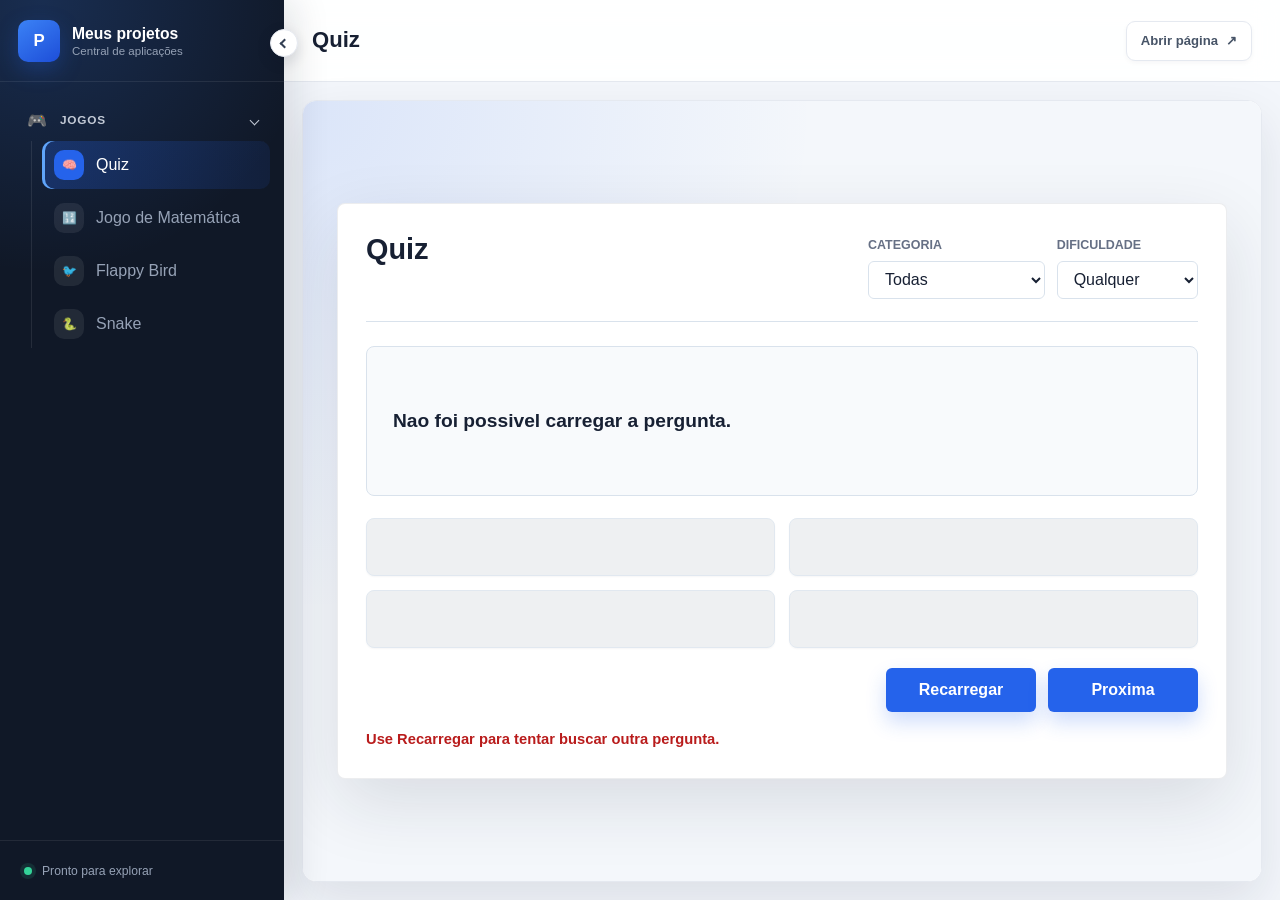
<file: index.html>
<!doctype html>
<html lang="pt-BR">
  <head>
    <meta charset="utf-8">
    <meta name="viewport" content="width=device-width, initial-scale=1">
    <meta name="description" content="Central de acesso aos projetos e experimentos.">
    <title>Meus projetos</title>
    <link rel="stylesheet" href="menu.css">
  </head>
  <body>
    <div class="app" id="app">
      <aside class="sidebar" id="sidebar" aria-label="Menu de projetos">
        <div class="sidebar-header">
          <a class="brand" href="./" aria-label="Página inicial">
            <span class="brand-mark" aria-hidden="true">P</span>
            <span class="brand-copy">
              <strong id="menu-title">Projetos</strong>
              <small>Central de aplicações</small>
            </span>
          </a>

          <button class="sidebar-toggle" id="sidebar-toggle" type="button" aria-label="Recolher menu" aria-controls="sidebar" aria-expanded="true">
            <span class="toggle-icon" aria-hidden="true"></span>
          </button>
        </div>

        <nav class="menu" id="menu" aria-label="Navegação principal">
          <div class="menu-loading" aria-live="polite">
            <span class="loading-line"></span>
            <span class="loading-line short"></span>
            <span class="loading-line"></span>
          </div>
        </nav>

        <div class="sidebar-footer">
          <span class="status-dot" aria-hidden="true"></span>
          <span class="sidebar-footer-text">Pronto para explorar</span>
        </div>
      </aside>

      <button class="sidebar-backdrop" id="sidebar-backdrop" type="button" aria-label="Fechar menu"></button>

      <main class="content">
        <header class="topbar">
          <button class="mobile-menu-button" id="mobile-menu-button" type="button" aria-label="Abrir menu" aria-controls="sidebar" aria-expanded="false">
            <span></span><span></span><span></span>
          </button>

          <div class="page-heading">
            <h1 id="page-title">Carregando...</h1>
          </div>

          <a class="open-page" id="open-page" href="#" target="_blank" rel="noopener" aria-label="Abrir página atual em nova aba">
            <span>Abrir página</span>
            <span aria-hidden="true">↗</span>
          </a>
        </header>

        <section class="viewer" aria-label="Conteúdo do projeto">
          <div class="viewer-loading" id="viewer-loading" aria-live="polite">
            <span class="spinner" aria-hidden="true"></span>
            <span>Carregando página...</span>
          </div>

          <iframe id="page-frame" title="Conteúdo selecionado" hidden></iframe>

          <div class="viewer-message" id="viewer-message" hidden>
            <span class="message-icon" aria-hidden="true">!</span>
            <h2 id="message-title">Não foi possível carregar o menu</h2>
            <p id="message-text">Verifique o arquivo menu.json e tente novamente.</p>
            <button id="retry-button" type="button">Tentar novamente</button>
          </div>
        </section>
      </main>
    </div>

    <script src="menu.js"></script>
  </body>
</html>
</file>
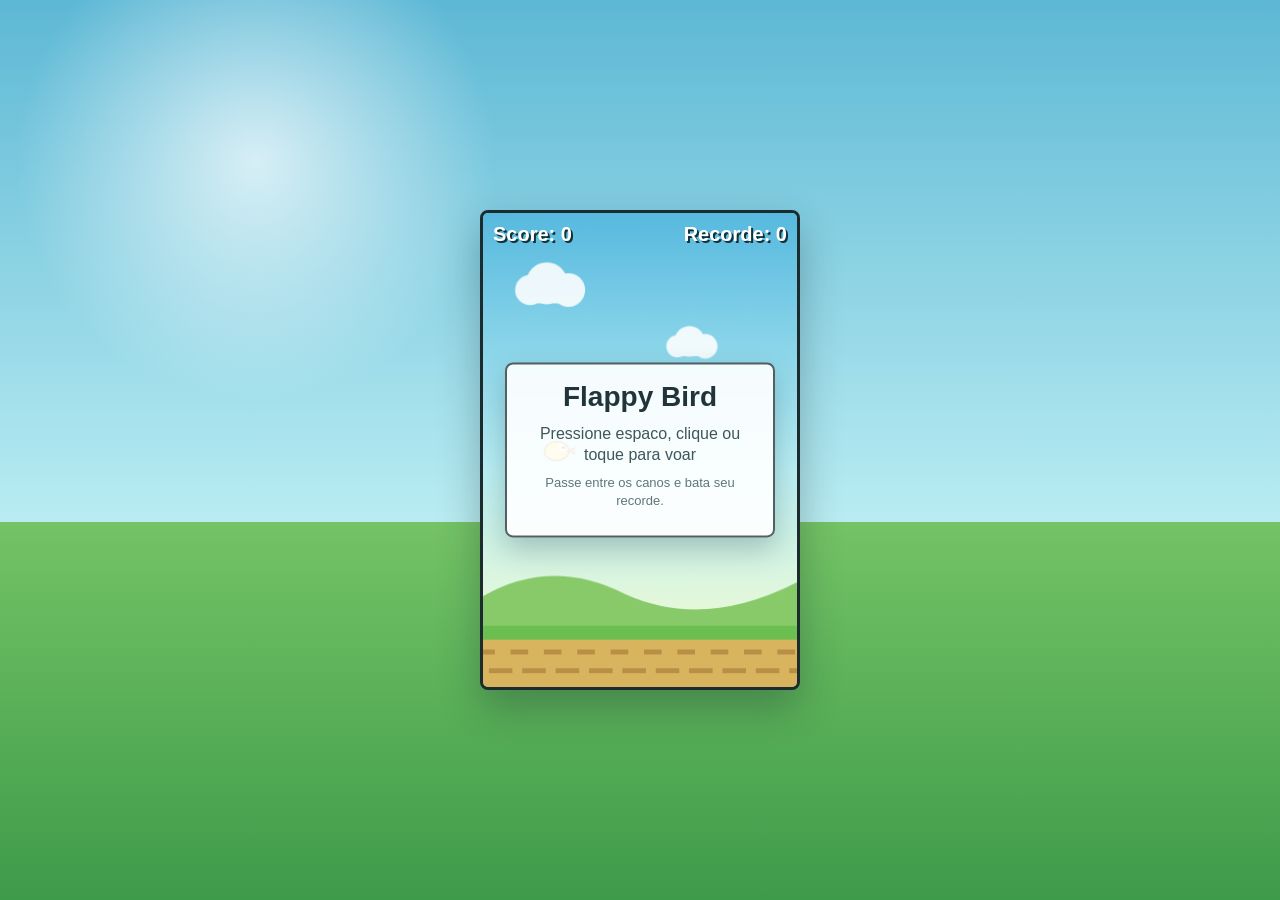
<file: flappy/index.html>
<!DOCTYPE html>
<html lang="pt-br">
<head>
    <meta charset="UTF-8">
    <meta name="viewport" content="width=device-width, initial-scale=1.0">
    <title>Flappy Bird</title>
    <link rel="stylesheet" href="style.css">
</head>
<body>
    <main class="game-container" aria-label="Jogo Flappy Bird">
        <canvas id="gameCanvas" width="320" height="480"></canvas>

        <div id="scoreDisplay" aria-live="polite">
            <span id="scoreValue">Score: 0</span>
            <span id="highScore">Recorde: 0</span>
        </div>

        <section id="startScreen" class="overlay">
            <h1>Flappy Bird</h1>
            <p>Pressione espaco, clique ou toque para voar</p>
            <p class="instructions">Passe entre os canos e bata seu recorde.</p>
        </section>

        <section id="gameOverScreen" class="overlay" style="display: none;">
            <h1>Game Over!</h1>
            <p>Seu score: <span id="finalScore">0</span></p>
            <p>Recorde: <span id="finalHighScore">0</span></p>
            <button id="restartButton" type="button">Tentar Novamente</button>
        </section>
    </main>

    <script src="script.js"></script>
</body>
</html>
</file>
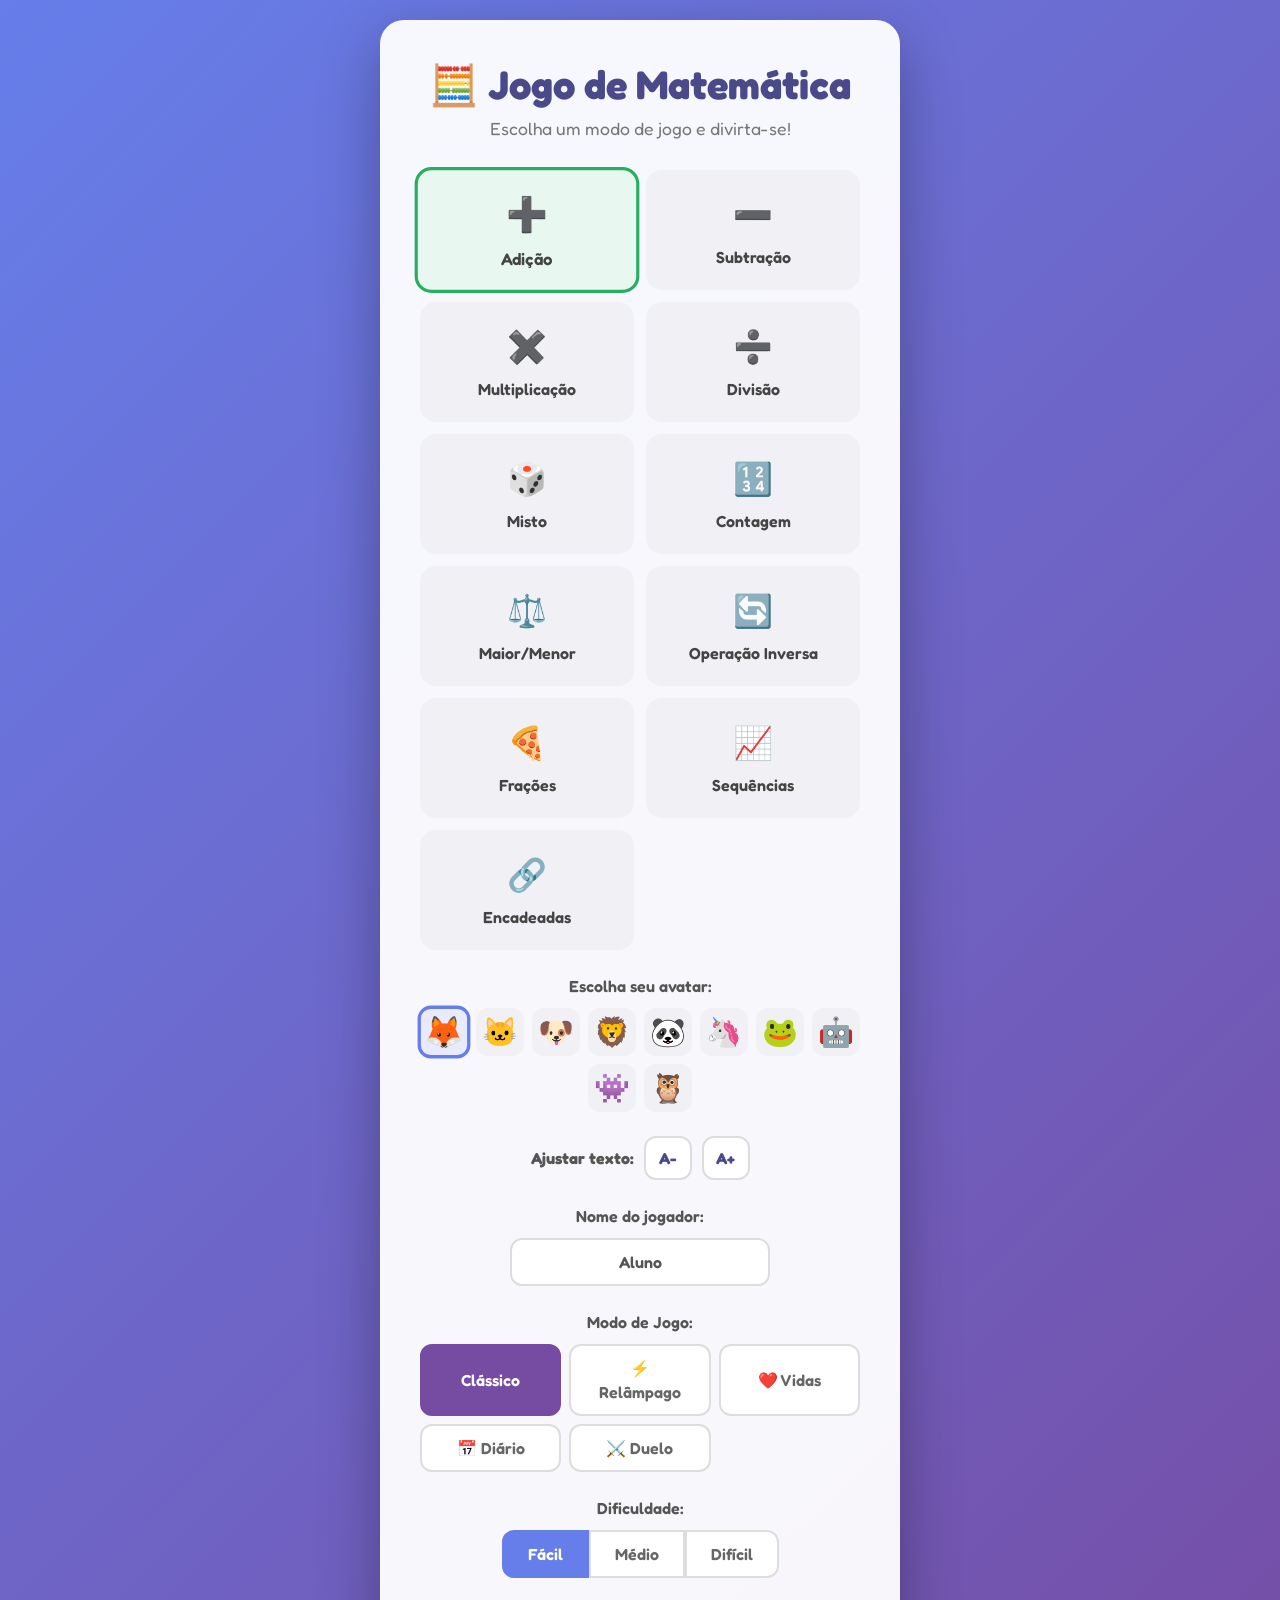
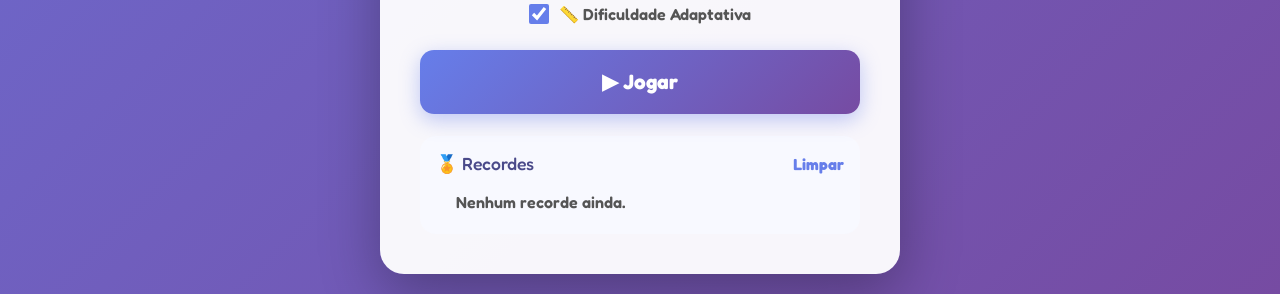
<file: jogomatematica/index.html>
<!DOCTYPE html>
<html lang="pt-BR">
<head>
    <meta charset="UTF-8">
    <meta name="viewport" content="width=device-width, initial-scale=1.0">
    <title>Jogo de Matemática</title>

    <!-- Bootstrap 5 (local, offline) -->
    <link href="vendor/bootstrap/bootstrap.min.css" rel="stylesheet">
    <!-- Google Fonts -->
    <link href="https://fonts.googleapis.com/css2?family=Fredoka:wght@400;600;700&display=swap" rel="stylesheet">
    <!-- Custom CSS -->
    <link rel="stylesheet" href="style.css">
    <!-- PWA Manifest -->
    <link rel="manifest" href="manifest.json">
    <meta name="theme-color" content="#667eea">
</head>
<body>

    <!-- TELA INICIAL -->
    <div id="tela-menu" class="tela ativa">
        <div class="container-menu">
            <h1 class="titulo-jogo">🧮 Jogo de Matemática</h1>
            <p class="subtitulo">Escolha um modo de jogo e divirta-se!</p>

            <div class="botoes-modo" role="group" aria-label="Modos de matemática">
                <button class="btn-modo adicao" data-modo="adicao">
                    <span class="modo-icone">➕</span>
                    <span class="modo-nome">Adição</span>
                </button>
                <button class="btn-modo subtracao" data-modo="subtracao">
                    <span class="modo-icone">➖</span>
                    <span class="modo-nome">Subtração</span>
                </button>
                <button class="btn-modo multiplicacao" data-modo="multiplicacao">
                    <span class="modo-icone">✖️</span>
                    <span class="modo-nome">Multiplicação</span>
                </button>
                <button class="btn-modo divisao" data-modo="divisao">
                    <span class="modo-icone">➗</span>
                    <span class="modo-nome">Divisão</span>
                </button>
                <button class="btn-modo misto" data-modo="misto">
                    <span class="modo-icone">🎲</span>
                    <span class="modo-nome">Misto</span>
                </button>
                <button class="btn-modo contagem" data-modo="contagem">
                    <span class="modo-icone">🔢</span>
                    <span class="modo-nome">Contagem</span>
                </button>
                <button class="btn-modo maior-menor" data-modo="maior-menor">
                    <span class="modo-icone">⚖️</span>
                    <span class="modo-nome">Maior/Menor</span>
                </button>
                <button class="btn-modo operacao-inversa" data-modo="operacao-inversa">
                    <span class="modo-icone">🔄</span>
                    <span class="modo-nome">Operação Inversa</span>
                </button>
                <button class="btn-modo fracoes" data-modo="fracoes">
                    <span class="modo-icone">🍕</span>
                    <span class="modo-nome">Frações</span>
                </button>
                <button class="btn-modo sequencias" data-modo="sequencias">
                    <span class="modo-icone">📈</span>
                    <span class="modo-nome">Sequências</span>
                </button>
                <button class="btn-modo encadeadas" data-modo="encadeadas">
                    <span class="modo-icone">🔗</span>
                    <span class="modo-nome">Encadeadas</span>
                </button>
            </div>

            <div class="seletor-avatar">
                <label>Escolha seu avatar:</label>
                <div id="avatar-seletor" class="avatar-seletor"></div>
            </div>

            <div class="controles-acessibilidade" aria-label="Controles de acessibilidade">
                <span>Ajustar texto:</span>
                <button id="btn-fonte-menor" type="button" aria-label="Diminuir tamanho do texto">A-</button>
                <button id="btn-fonte-maior" type="button" aria-label="Aumentar tamanho do texto">A+</button>
            </div>

            <div class="seletor-jogador">
                <label>Nome do jogador:</label>
                <input id="nome-jogador" class="input-jogador" type="text" maxlength="18" value="Aluno">
                <div id="duelo-nomes" class="duelo-nomes" style="display:none;">
                    <input id="nome-jogador-1" class="input-jogador" type="text" maxlength="18" value="Jogador 1">
                    <input id="nome-jogador-2" class="input-jogador" type="text" maxlength="18" value="Jogador 2">
                </div>
            </div>

            <div class="seletor-modo-jogo">
                <label>Modo de Jogo:</label>
                <div class="btn-group" role="group" aria-label="Modo de jogo">
                    <button class="btn-modo-jogo ativo" data-modo-jogo="classico">Clássico</button>
                    <button class="btn-modo-jogo" data-modo-jogo="relampago">⚡ Relâmpago</button>
                    <button class="btn-modo-jogo" data-modo-jogo="vidas">❤️ Vidas</button>
                    <button class="btn-modo-jogo" data-modo-jogo="diario">📅 Diário</button>
                    <button class="btn-modo-jogo" data-modo-jogo="duelo">⚔️ Duelo</button>
                </div>
            </div>

            <div class="seletor-dificuldade">
                <label>Dificuldade:</label>
                <div class="btn-group" role="group" aria-label="Dificuldade">
                    <button class="btn-dif ativo" data-dif="facil">Fácil</button>
                    <button class="btn-dif" data-dif="medio">Médio</button>
                    <button class="btn-dif" data-dif="dificil">Difícil</button>
                </div>
            </div>

            <div class="seletor-adaptativo">
                <label class="switch-label">
                    <input type="checkbox" id="toggle-adaptativo" checked>
                    <span class="switch-text">📏 Dificuldade Adaptativa</span>
                </label>
            </div>

            <button id="btn-jogar" class="btn-jogar">▶ Jogar</button>

            <div class="ranking-card">
                <div class="ranking-topo">
                    <h3>🏅 Recordes</h3>
                    <button id="btn-limpar-ranking" class="btn-link-pequeno">Limpar</button>
                </div>
                <ol id="ranking-lista" class="ranking-lista"></ol>
            </div>
        </div>
    </div>

    <!-- TELA DE JOGO -->
    <div id="tela-jogo" class="tela">
        <div class="container-jogo">
            <div class="barra-superior">
                <button id="btn-voltar" class="btn-voltar">← Menu</button>
                <div class="info-jogo">
                    <span id="modo-atual" class="badge-modo" aria-label="Modo atual">Modo</span>
                    <span class="info-item">⭐ <span id="pontuacao">0</span></span>
                    <span id="info-timer" class="info-item">⏱️ <span id="timer">60</span>s</span>
                    <span id="info-perguntas" class="info-item" style="display:none;">📝 <span id="perguntas-contador">0/10</span></span>
                    <span id="info-vidas" class="info-item" style="display:none;">❤️ <span id="vidas">3</span></span>
                    <button id="btn-mudo" class="btn-mudo" title="Som">🔊</button>
                </div>
            </div>

            <div id="barra-xp" class="barra-xp">
                <div id="xp-preenchimento" class="xp-preenchimento"></div>
                <span id="xp-texto" class="xp-texto">Nível 1 - Aprendiz</span>
            </div>

            <div id="avatar-jogo" class="avatar-jogo">🦊</div>
            <div id="duelo-info" class="duelo-info" style="display:none;"></div>

            <div class="area-pergunta" aria-labelledby="pergunta-texto">
                <div class="pergunta-card">
                    <span id="pergunta-texto" class="pergunta-texto">? + ? =</span>
                    <div id="dropzone" class="dropzone" role="status" aria-live="polite">
                        <span class="dropzone-placeholder">Selecione uma resposta</span>
                    </div>
                </div>
            </div>

            <div id="feedback-msg" class="feedback-msg" role="status" aria-live="polite"></div>

            <div class="area-respostas" aria-label="Opções de resposta">
                <div id="respostas-container" class="respostas-container">
                    <!-- Opções geradas dinamicamente -->
                </div>
            </div>

            <div class="barra-inferior">
                <span class="info-item">✅ <span id="acertos">0</span></span>
                <span class="info-item">❌ <span id="erros">0</span></span>
                <span class="info-item">🔥 Sequência: <span id="sequencia">0</span></span>
            </div>
        </div>
    </div>

    <!-- TELA DE FIM DE JOGO -->
    <div id="tela-fim" class="tela">
        <div class="container-fim">
            <h2 id="fim-titulo" class="fim-titulo">Fim de Jogo!</h2>
            <div class="fim-estrelas" id="fim-estrelas"></div>
            <div id="fim-contexto" class="fim-contexto"></div>
            <div class="fim-stats">
                <div class="stat-item">
                    <span class="stat-valor" id="fim-pontos">0</span>
                    <span class="stat-label">Pontos</span>
                </div>
                <div class="stat-item">
                    <span class="stat-valor" id="fim-acertos">0</span>
                    <span class="stat-label">Acertos</span>
                </div>
                <div class="stat-item">
                    <span class="stat-valor" id="fim-erros">0</span>
                    <span class="stat-label">Erros</span>
                </div>
                <div class="stat-item">
                    <span class="stat-valor" id="fim-sequencia">0</span>
                    <span class="stat-label">Maior Sequência</span>
                </div>
                <div class="stat-item">
                    <span class="stat-valor" id="fim-aproveitamento">0%</span>
                    <span class="stat-label">Aproveitamento</span>
                </div>
            </div>
            <button id="btn-reiniciar" class="btn-jogar">🔄 Jogar Novamente</button>
            <button id="btn-compartilhar" class="btn-voltar mt-3">📤 Compartilhar Resultado</button>
            <button id="btn-menu-fim" class="btn-voltar mt-3">← Voltar ao Menu</button>
        </div>
    </div>

    <!-- Service Worker (PWA offline) -->
    <script>
      if ('serviceWorker' in navigator) {
        window.addEventListener('load', () => {
          navigator.serviceWorker.register('./service-worker.js')
            .catch((err) => console.log('SW register failed:', err));
        });
      }
    </script>
    <!-- Game Logic (ES modules) -->
    <script type="module" src="js/main.js"></script>
</body>
</html>
</file>
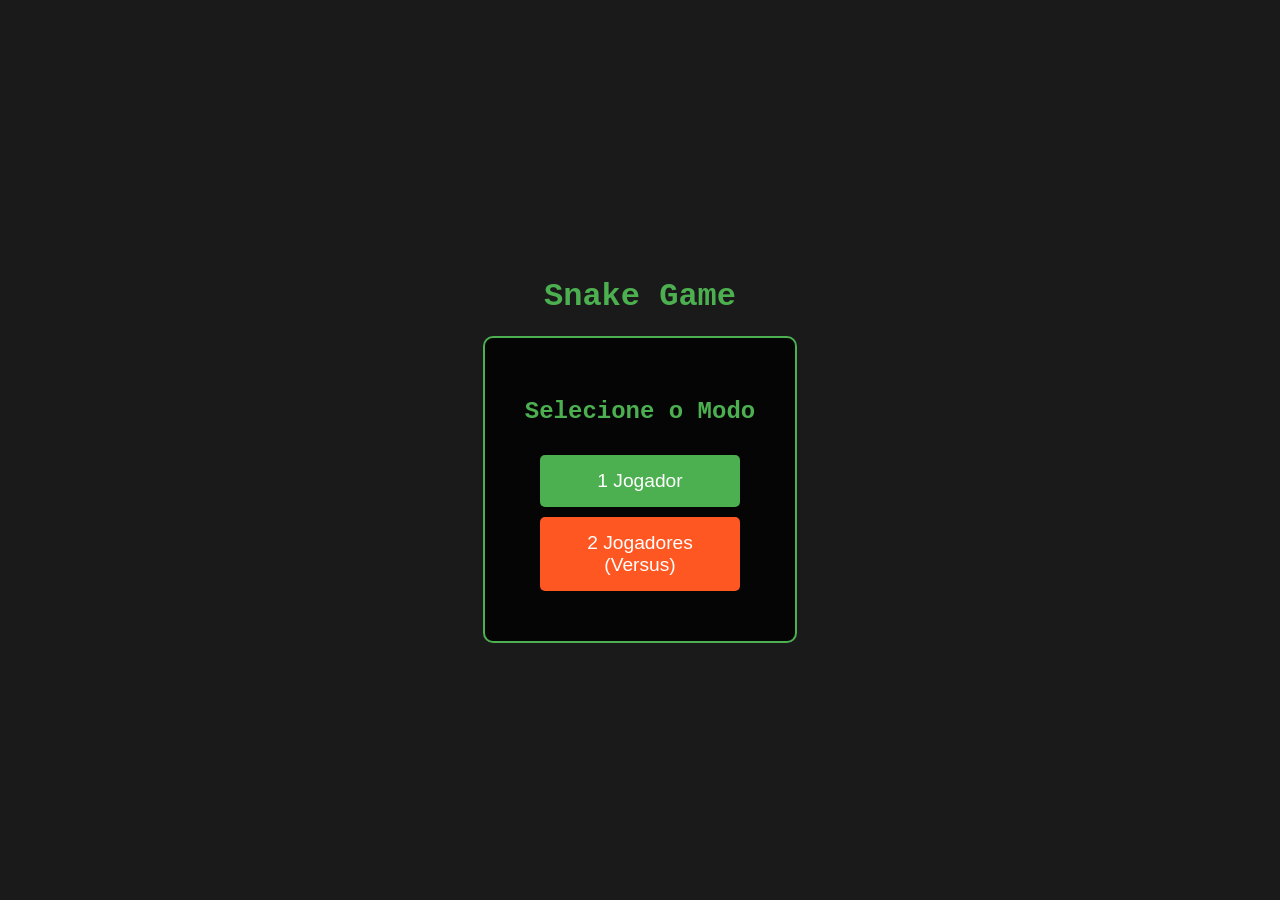
<file: snake/index.html>
<!DOCTYPE html>
<html lang="en">
<head>
    <meta charset="UTF-8">
    <meta name="viewport" content="width=device-width, initial-scale=1.0">
    <title>Jogo da Cobrinha</title>
    <link rel="stylesheet" href="style.css">
</head>
<body>
    <h1>Snake Game</h1>
    
    <div id="menuScreen" class="menu-screen">
        <h2>Selecione o Modo</h2>
        <button id="singlePlayerBtn" class="menu-btn">1 Jogador</button>
        <button id="versusBtn" class="menu-btn versus-btn">2 Jogadores (Versus)</button>
    </div>

    <div class="game-container hidden" id="gameContainer">
        <canvas id="gameCanvas" width="500" height="500"></canvas>
        <div id="scoreBoard">
            <div id="score1">P1: 0</div>
            <div id="score2" class="hidden">P2: 0</div>
        </div>
        <div id="winnerDisplay" class="hidden">
            <h2 id="winnerText"></h2>
            <button id="menuBtn">Voltar ao Menu</button>
        </div>
    </div>
    <script src="script.js"></script>
</body>
</html>
</file>
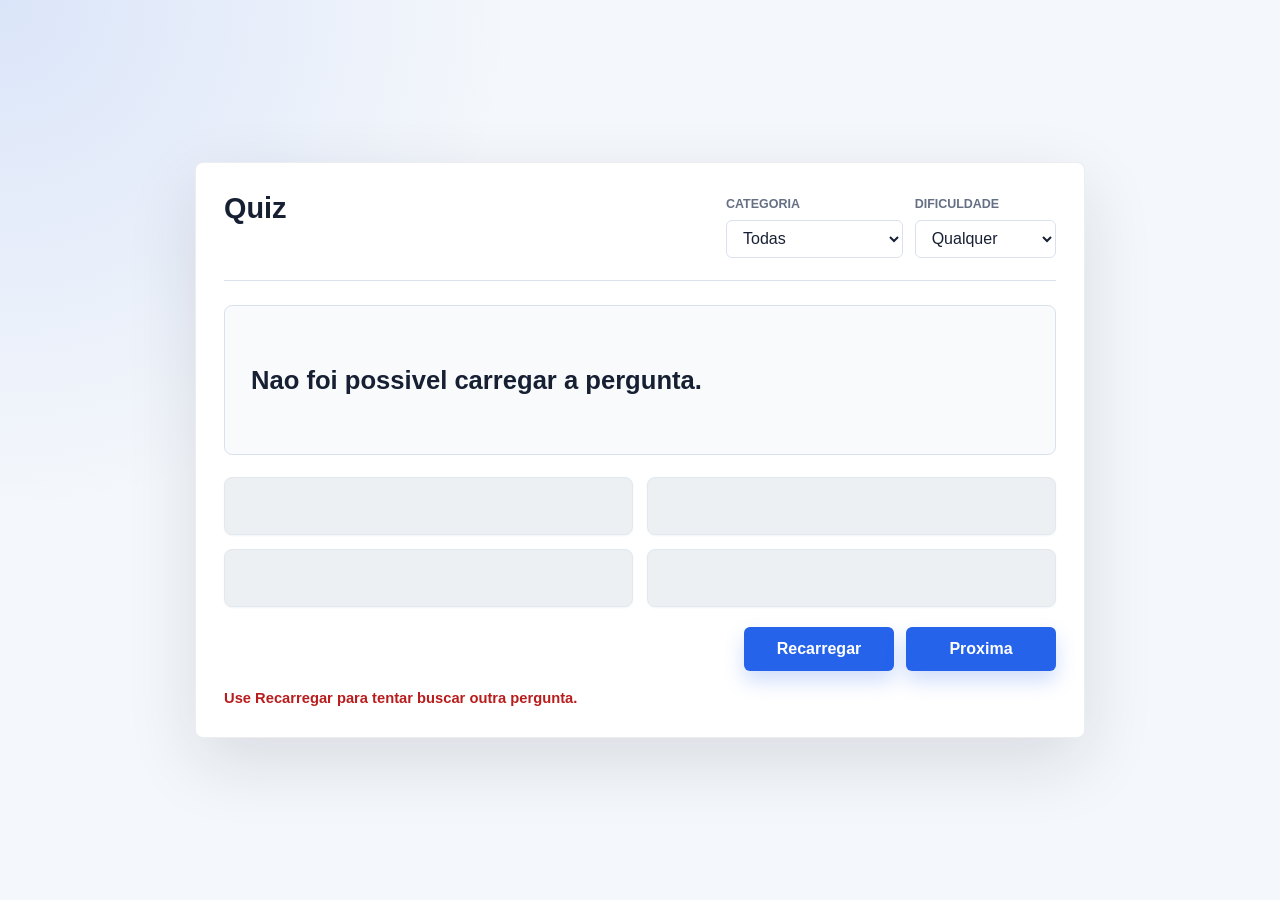
<file: quiz/quiz.html>
<!doctype html>
<html lang="pt-BR">
  <head>
    <meta charset="utf-8">
    <meta name="viewport" content="width=device-width, initial-scale=1, shrink-to-fit=no">
    <title>Quiz</title>

    <link rel="stylesheet" href="https://stackpath.bootstrapcdn.com/bootstrap/4.1.3/css/bootstrap.min.css" integrity="sha384-MCw98/SFnGE8fJT3GXwEOngsV7Zt27NXFoaoApmYm81iuXoPkFOJwJ8ERdknLPMO" crossorigin="anonymous">

    <style>
      :root {
        --page-bg: #f4f7fb;
        --panel: #ffffff;
        --text: #172033;
        --muted: #667085;
        --line: #d9e2ec;
        --primary: #2563eb;
        --primary-dark: #1d4ed8;
        --success: #15803d;
        --success-bg: #dcfce7;
        --danger: #b91c1c;
        --danger-bg: #fee2e2;
      }

      body {
        min-height: 100vh;
        margin: 0;
        background:
          radial-gradient(circle at top left, rgba(37, 99, 235, 0.12), transparent 32rem),
          var(--page-bg);
        color: var(--text);
        font-family: -apple-system, BlinkMacSystemFont, "Segoe UI", Roboto, Arial, sans-serif;
      }

      .app-shell {
        min-height: 100vh;
        display: flex;
        align-items: center;
        justify-content: center;
        padding: 32px 0;
      }

      .app-shell .container {
        width: min(100% - 32px, 920px);
        max-width: 920px;
        margin-left: auto;
        margin-right: auto;
      }

      .quiz-card {
        width: 100%;
        min-height: 560px;
        display: flex;
        flex-direction: column;
        background: var(--panel);
        border: 1px solid rgba(23, 32, 51, 0.08);
        border-radius: 8px;
        box-shadow: 0 24px 70px rgba(23, 32, 51, 0.12);
        padding: 28px;
      }

      .quiz-header {
        display: flex;
        align-items: flex-start;
        justify-content: space-between;
        gap: 20px;
        border-bottom: 1px solid var(--line);
        padding-bottom: 22px;
        margin-bottom: 24px;
      }

      .quiz-title {
        margin: 0;
        font-size: 1.8rem;
        font-weight: 750;
        letter-spacing: 0;
      }

      .quiz-controls {
        display: grid;
        grid-template-columns: minmax(150px, 1fr) minmax(130px, 0.8fr);
        gap: 12px;
        min-width: 330px;
      }

      .quiz-controls label {
        margin-bottom: 6px;
        color: var(--muted);
        font-size: 0.78rem;
        font-weight: 700;
        text-transform: uppercase;
      }

      .quiz-controls .form-control {
        height: 42px;
        border-color: var(--line);
        border-radius: 6px;
        color: var(--text);
      }

      .question {
        min-height: 150px;
        display: flex;
        align-items: center;
        margin-bottom: 22px;
        padding: 26px;
        background: #f8fafc;
        border: 1px solid var(--line);
        border-radius: 8px;
        color: var(--text);
        font-size: clamp(1.2rem, 2vw, 1.65rem);
        font-weight: 700;
        line-height: 1.35;
      }

      .question.loading {
        position: relative;
        overflow: hidden;
        color: transparent;
      }

      .question.loading::before,
      .answer-button.loading::before {
        content: "";
        display: block;
        width: 100%;
        min-height: 24px;
        border-radius: 6px;
        background: linear-gradient(90deg, #e7edf5 25%, #f5f8fc 37%, #e7edf5 63%);
        background-size: 400% 100%;
        animation: loading-shimmer 1.2s ease-in-out infinite;
      }

      .answers {
        display: grid;
        grid-template-columns: repeat(2, minmax(0, 1fr));
        gap: 14px;
        min-height: 130px;
      }

      .answer-button {
        width: 100%;
        min-height: 58px;
        height: auto;
        padding: 13px 16px;
        border: 1px solid var(--line);
        border-radius: 8px;
        background: var(--panel);
        color: var(--text);
        cursor: pointer;
        font-weight: 650;
        line-height: 1.25;
        white-space: normal;
        box-shadow: 0 1px 2px rgba(23, 32, 51, 0.05);
        transition: border-color 160ms ease, box-shadow 160ms ease, transform 160ms ease, background-color 160ms ease;
      }

      .answer-button:hover:not(:disabled) {
        border-color: rgba(37, 99, 235, 0.45);
        box-shadow: 0 10px 22px rgba(37, 99, 235, 0.12);
        transform: translateY(-1px);
      }

      .answer-button:disabled {
        cursor: default;
        opacity: 0.78;
      }

      .answer-button.loading {
        color: transparent;
        pointer-events: none;
      }

      .answer-button.success {
        border-color: rgba(21, 128, 61, 0.38);
        background: var(--success-bg);
        color: var(--success);
      }

      .answer-button.error {
        border-color: rgba(185, 28, 28, 0.32);
        background: var(--danger-bg);
        color: var(--danger);
      }

      .quiz-actions {
        display: flex;
        gap: 12px;
        justify-content: flex-end;
        margin-top: 20px;
      }

      .button-next,
      .button-refresh {
        min-width: 150px;
        min-height: 44px;
        border: 0;
        border-radius: 6px;
        background: var(--primary);
        font-weight: 700;
        box-shadow: 0 10px 20px rgba(37, 99, 235, 0.22);
      }

      .button-next:hover:not(:disabled),
      .button-refresh:hover:not(:disabled) {
        background: var(--primary-dark);
      }

      .button-next:disabled,
      .button-refresh:disabled {
        cursor: default;
        opacity: 0.72;
      }

      .quiz-status {
        min-height: 22px;
        margin-top: 16px;
        color: var(--muted);
        font-size: 0.92rem;
      }

      .quiz-status.error {
        color: var(--danger);
        font-weight: 650;
      }

      @keyframes loading-shimmer {
        0% {
          background-position: 100% 0;
        }

        100% {
          background-position: 0 0;
        }
      }

      @media (max-width: 767.98px) {
        .app-shell {
          align-items: flex-start;
          padding: 16px 0;
        }

        .quiz-card {
          min-height: 620px;
          padding: 20px;
        }

        .quiz-header {
          display: block;
        }

        .quiz-controls {
          grid-template-columns: 1fr;
          min-width: 0;
          margin-top: 18px;
        }

        .question {
          min-height: 130px;
          padding: 20px;
        }

        .answers {
          grid-template-columns: 1fr;
        }

        .quiz-actions {
          display: grid;
          grid-template-columns: 1fr;
        }

        .button-next,
        .button-refresh {
          width: 100%;
        }
      }
    </style>
  </head>
  <body>
    <main class="app-shell">
      <div class="container">
        <section class="quiz-card" aria-label="Quiz de perguntas">
          <header class="quiz-header">
            <div>
              <h1 class="quiz-title">Quiz</h1>
            </div>

            <div class="quiz-controls">
              <div class="form-group mb-0">
                <label for="my-select-cat">Categoria</label>
                <select id="my-select-cat" class="form-control">
                  <option value="">Todas</option>
                </select>
              </div>

              <div class="form-group mb-0">
                <label for="my-select-dif">Dificuldade</label>
                <select id="my-select-dif" class="form-control">
                  <option value="">Qualquer</option>
                  <option value="easy">Facil</option>
                  <option value="medium">Media</option>
                  <option value="hard">Dificil</option>
                </select>
              </div>
            </div>
          </header>

          <div class="question text-wrap" aria-live="polite">
            Carregando pergunta...
          </div>

          <div class="answers">
            <button class="form-control answer-button" type="button"></button>
            <button class="form-control answer-button" type="button"></button>
            <button class="form-control answer-button" type="button"></button>
            <button class="form-control answer-button" type="button"></button>
          </div>

          <div class="quiz-actions">
            <button type="button" class="button-refresh btn btn-primary">Recarregar</button>
            <button type="button" class="button-next btn btn-primary">Proxima</button>
          </div>

          <div class="quiz-status" aria-live="polite"></div>
        </section>
      </div>
    </main>

    <script src="https://code.jquery.com/jquery-3.6.0.min.js"></script>
    <script src="https://cdnjs.cloudflare.com/ajax/libs/popper.js/1.14.3/umd/popper.min.js" integrity="sha384-ZMP7rVo3mIykV+2+9J3UJ46jBk0WLaUAdn689aCwoqbBJiSnjAK/l8WvCWPIPm49" crossorigin="anonymous"></script>
    <script src="https://stackpath.bootstrapcdn.com/bootstrap/4.1.3/js/bootstrap.min.js" integrity="sha384-ChfqqxuZUCnJSK3+MXmPNIyE6ZbWh2IMqE241rYiqJxyMiZ6OW/JmZQ5stwEULTy" crossorigin="anonymous"></script>
    <script src="quiz.js"></script>
  </body>
</html>
</file>
<file: menu.css>
:root {
  --sidebar-width: 284px;
  --sidebar-collapsed-width: 80px;
  --ink: #172033;
  --muted: #6b7280;
  --line: #e5e9f0;
  --primary: #2563eb;
  --sidebar: #101827;
  --sidebar-muted: #96a2b6;
  --canvas: #f3f6fb;
  --panel: #ffffff;
  --shadow: 0 20px 50px rgba(23, 32, 51, 0.1);
}

* { box-sizing: border-box; }

html,
body {
  width: 100%;
  min-height: 100%;
  margin: 0;
}

body {
  overflow: hidden;
  background: var(--canvas);
  color: var(--ink);
  font-family: Inter, ui-sans-serif, -apple-system, BlinkMacSystemFont, "Segoe UI", sans-serif;
}

button,
a { -webkit-tap-highlight-color: transparent; }

button:focus-visible,
a:focus-visible {
  outline: 3px solid rgba(96, 165, 250, 0.75);
  outline-offset: 2px;
}

.app { min-height: 100vh; }

.sidebar {
  position: fixed;
  z-index: 20;
  inset: 0 auto 0 0;
  width: var(--sidebar-width);
  display: flex;
  flex-direction: column;
  background:
    radial-gradient(circle at 15% 0, rgba(59, 130, 246, 0.2), transparent 17rem),
    var(--sidebar);
  color: #fff;
  box-shadow: 10px 0 35px rgba(15, 23, 42, 0.12);
  transition: width 220ms ease, transform 220ms ease;
}

.sidebar-header {
  min-height: 82px;
  display: flex;
  align-items: center;
  gap: 12px;
  padding: 16px 18px;
  border-bottom: 1px solid rgba(255, 255, 255, 0.08);
}

.brand {
  min-width: 0;
  flex: 1;
  display: flex;
  align-items: center;
  gap: 12px;
  color: inherit;
  text-decoration: none;
}

.brand-mark,
.menu-icon {
  flex: 0 0 auto;
  display: grid;
  place-items: center;
  border-radius: 10px;
  background: linear-gradient(145deg, #3b82f6, #1d4ed8);
  color: #fff;
  font-weight: 800;
  box-shadow: 0 8px 22px rgba(37, 99, 235, 0.28);
}

.brand-mark {
  width: 42px;
  height: 42px;
  font-size: 1.05rem;
}

.brand-copy {
  min-width: 0;
  display: grid;
  gap: 2px;
  white-space: nowrap;
  transition: opacity 140ms ease;
}

.brand-copy strong {
  overflow: hidden;
  font-size: 0.98rem;
  text-overflow: ellipsis;
}

.brand-copy small {
  color: var(--sidebar-muted);
  font-size: 0.72rem;
}

.sidebar-toggle {
  position: absolute;
  top: 29px;
  right: -14px;
  width: 28px;
  height: 28px;
  display: grid;
  place-items: center;
  padding: 0;
  border: 1px solid var(--line);
  border-radius: 50%;
  background: #fff;
  color: #344054;
  cursor: pointer;
  box-shadow: 0 5px 15px rgba(15, 23, 42, 0.14);
}

.toggle-icon {
  width: 7px;
  height: 7px;
  border-bottom: 2px solid currentColor;
  border-left: 2px solid currentColor;
  transform: rotate(45deg);
  transition: transform 180ms ease;
}

.menu {
  flex: 1;
  overflow-x: hidden;
  overflow-y: auto;
  padding: 20px 14px;
  scrollbar-color: #344155 transparent;
  scrollbar-width: thin;
}

.menu-list,
.submenu {
  display: grid;
  gap: 5px;
  margin: 0;
  padding: 0;
  list-style: none;
}

.menu-group + .menu-group,
.menu-page + .menu-group { margin-top: 10px; }

.group-button,
.menu-link {
  width: 100%;
  min-height: 46px;
  display: flex;
  align-items: center;
  gap: 12px;
  padding: 9px 12px;
  border: 0;
  border-radius: 10px;
  background: transparent;
  color: var(--sidebar-muted);
  cursor: pointer;
  font: inherit;
  text-align: left;
  text-decoration: none;
  white-space: nowrap;
  transition: color 150ms ease, background-color 150ms ease;
}

.group-button:hover,
.menu-link:hover {
  background: rgba(255, 255, 255, 0.06);
  color: #fff;
}

.group-button {
  min-height: 36px;
  padding-top: 6px;
  padding-bottom: 6px;
  color: #c3cad6;
  font-size: 0.74rem;
  font-weight: 750;
  letter-spacing: 0.065em;
  text-transform: uppercase;
}

.group-symbol {
  width: 22px;
  flex: 0 0 22px;
  color: #7d8aa0;
  font-size: 1rem;
  text-align: center;
}

.group-chevron {
  width: 7px;
  height: 7px;
  margin-left: auto;
  border-right: 1.5px solid currentColor;
  border-bottom: 1.5px solid currentColor;
  transform: rotate(45deg);
  transition: transform 180ms ease;
}

.group-button[aria-expanded="false"] .group-chevron { transform: rotate(-45deg); }

.submenu {
  margin: 3px 0 4px 17px;
  padding-left: 10px;
  border-left: 1px solid rgba(255, 255, 255, 0.09);
}

.submenu[hidden] { display: none; }

.menu-icon {
  width: 30px;
  height: 30px;
  background: rgba(255, 255, 255, 0.08);
  box-shadow: none;
  color: #d4d9e2;
  font-size: 0.75rem;
}

.menu-link-text {
  overflow: hidden;
  text-overflow: ellipsis;
}

.menu-link.active {
  background: linear-gradient(90deg, rgba(37, 99, 235, 0.28), rgba(37, 99, 235, 0.1));
  color: #fff;
  box-shadow: inset 3px 0 #60a5fa;
}

.menu-link.active .menu-icon {
  background: #2563eb;
  color: #fff;
}

.menu-loading {
  display: grid;
  gap: 14px;
  padding: 10px 8px;
}

.loading-line {
  height: 42px;
  border-radius: 9px;
  background: linear-gradient(90deg, rgba(255, 255, 255, 0.045), rgba(255, 255, 255, 0.1), rgba(255, 255, 255, 0.045));
  background-size: 220% 100%;
  animation: shimmer 1.25s linear infinite;
}

.loading-line.short { width: 78%; }

.sidebar-footer {
  min-height: 60px;
  display: flex;
  align-items: center;
  gap: 10px;
  padding: 16px 24px;
  border-top: 1px solid rgba(255, 255, 255, 0.08);
  color: var(--sidebar-muted);
  font-size: 0.76rem;
  white-space: nowrap;
}

.status-dot {
  width: 8px;
  height: 8px;
  flex: 0 0 auto;
  border-radius: 50%;
  background: #34d399;
  box-shadow: 0 0 0 4px rgba(52, 211, 153, 0.12);
}

.content {
  min-height: 100vh;
  margin-left: var(--sidebar-width);
  display: flex;
  flex-direction: column;
  transition: margin-left 220ms ease;
}

.topbar {
  min-height: 82px;
  display: flex;
  align-items: center;
  gap: 16px;
  padding: 14px 28px;
  background: rgba(255, 255, 255, 0.92);
  border-bottom: 1px solid var(--line);
  backdrop-filter: blur(12px);
}

.page-heading {
  min-width: 0;
  flex: 1;
}

.page-kicker {
  display: block;
  margin-bottom: 2px;
  color: var(--muted);
  font-size: 0.67rem;
  font-weight: 750;
  letter-spacing: 0.09em;
  text-transform: uppercase;
}

.page-heading h1 {
  overflow: hidden;
  margin: 0;
  color: var(--ink);
  font-size: clamp(1.1rem, 2vw, 1.38rem);
  line-height: 1.2;
  text-overflow: ellipsis;
  white-space: nowrap;
}

.open-page {
  min-height: 40px;
  display: inline-flex;
  align-items: center;
  gap: 8px;
  padding: 9px 14px;
  border: 1px solid var(--line);
  border-radius: 9px;
  background: #fff;
  color: #475467;
  font-size: 0.82rem;
  font-weight: 700;
  text-decoration: none;
  box-shadow: 0 2px 5px rgba(15, 23, 42, 0.04);
  transition: border-color 150ms ease, color 150ms ease, transform 150ms ease;
}

.open-page:hover {
  border-color: #a9b9d0;
  color: var(--primary);
  transform: translateY(-1px);
}

.mobile-menu-button {
  display: none;
  width: 42px;
  height: 42px;
  flex: 0 0 auto;
  padding: 10px;
  border: 1px solid var(--line);
  border-radius: 9px;
  background: #fff;
  cursor: pointer;
}

.mobile-menu-button span {
  display: block;
  height: 2px;
  margin: 4px 0;
  border-radius: 2px;
  background: #344054;
}

.viewer {
  position: relative;
  flex: 1;
  min-height: 0;
  margin: 18px;
  overflow: hidden;
  border: 1px solid var(--line);
  border-radius: 14px;
  background: var(--panel);
  box-shadow: var(--shadow);
}

#page-frame {
  width: 100%;
  height: 100%;
  min-height: calc(100vh - 120px);
  display: block;
  border: 0;
  background: #fff;
}

#page-frame[hidden] { display: none; }

.viewer-loading,
.viewer-message {
  position: absolute;
  inset: 0;
  display: flex;
  align-items: center;
  justify-content: center;
  flex-direction: column;
  gap: 14px;
  color: var(--muted);
  text-align: center;
}

.viewer-loading[hidden],
.viewer-message[hidden] { display: none; }

.spinner {
  width: 34px;
  height: 34px;
  border: 3px solid #e5eaf2;
  border-top-color: var(--primary);
  border-radius: 50%;
  animation: spin 0.7s linear infinite;
}

.viewer-message { padding: 28px; }

.message-icon {
  width: 48px;
  height: 48px;
  display: grid;
  place-items: center;
  border-radius: 50%;
  background: #fff1f2;
  color: #be123c;
  font-size: 1.25rem;
  font-weight: 800;
}

.viewer-message h2 {
  margin: 2px 0 0;
  font-size: 1.2rem;
}

.viewer-message p {
  max-width: 480px;
  margin: -5px 0 2px;
  line-height: 1.55;
}

.viewer-message button {
  min-height: 42px;
  padding: 9px 16px;
  border: 0;
  border-radius: 8px;
  background: var(--primary);
  color: #fff;
  cursor: pointer;
  font: inherit;
  font-weight: 700;
}

.sidebar-backdrop { display: none; }

.app.sidebar-collapsed .sidebar { width: var(--sidebar-collapsed-width); }
.app.sidebar-collapsed .content { margin-left: var(--sidebar-collapsed-width); }

.app.sidebar-collapsed .brand-copy,
.app.sidebar-collapsed .group-label,
.app.sidebar-collapsed .group-chevron,
.app.sidebar-collapsed .menu-link-text,
.app.sidebar-collapsed .sidebar-footer-text {
  width: 0;
  opacity: 0;
  overflow: hidden;
}

.app.sidebar-collapsed .sidebar-header { padding-left: 19px; }

.app.sidebar-collapsed .group-button,
.app.sidebar-collapsed .menu-link {
  justify-content: center;
  padding-left: 10px;
  padding-right: 10px;
}

.app.sidebar-collapsed .submenu {
  margin-left: 0;
  padding-left: 0;
  border-left: 0;
}

.app.sidebar-collapsed .sidebar-footer {
  justify-content: center;
  padding-left: 0;
  padding-right: 0;
}

.app.sidebar-collapsed .toggle-icon { transform: rotate(225deg); }

@keyframes spin { to { transform: rotate(360deg); } }
@keyframes shimmer { to { background-position: -220% 0; } }

@media (max-width: 820px) {
  .sidebar {
    width: min(86vw, var(--sidebar-width));
    transform: translateX(-105%);
  }

  .sidebar-toggle { display: none; }

  .content,
  .app.sidebar-collapsed .content { margin-left: 0; }

  .mobile-menu-button { display: block; }
  .app.mobile-menu-open .sidebar { transform: translateX(0); }

  .app.mobile-menu-open .sidebar-backdrop {
    position: fixed;
    z-index: 15;
    inset: 0;
    display: block;
    width: 100%;
    height: 100%;
    padding: 0;
    border: 0;
    background: rgba(15, 23, 42, 0.48);
    cursor: pointer;
  }

  .topbar {
    min-height: 72px;
    padding: 12px 16px;
  }

  .viewer {
    margin: 10px;
    border-radius: 10px;
  }

  #page-frame { min-height: calc(100vh - 94px); }
}

@media (max-width: 520px) {
  .open-page span:first-child { display: none; }

  .open-page {
    width: 42px;
    justify-content: center;
    padding: 9px;
  }
}

@media (prefers-reduced-motion: reduce) {
  *,
  *::before,
  *::after {
    scroll-behavior: auto !important;
    transition-duration: 0.01ms !important;
    animation-duration: 0.01ms !important;
    animation-iteration-count: 1 !important;
  }
}
</file>
<file: flappy/style.css>
:root {
    color-scheme: light;
    font-family: Arial, Helvetica, sans-serif;
}

* {
    box-sizing: border-box;
}

body {
    min-height: 100vh;
    margin: 0;
    display: flex;
    align-items: center;
    justify-content: center;
    background:
        radial-gradient(circle at 20% 18%, rgba(255, 255, 255, 0.7), transparent 15rem),
        linear-gradient(180deg, #5db8d5 0%, #b9ecf2 58%, #74c365 58%, #3e9b4a 100%);
    overflow: hidden;
}

.game-container {
    position: relative;
    width: min(92vw, 320px);
    aspect-ratio: 2 / 3;
    border: 3px solid #1b2b2e;
    border-radius: 8px;
    overflow: hidden;
    background: #72c7df;
    box-shadow: 0 18px 40px rgba(23, 42, 46, 0.32);
}

canvas {
    width: 100%;
    height: 100%;
    display: block;
    image-rendering: auto;
    touch-action: manipulation;
}

#scoreDisplay {
    position: absolute;
    top: 10px;
    left: 10px;
    right: 10px;
    display: flex;
    justify-content: space-between;
    gap: 10px;
    color: #fff;
    font-size: 20px;
    font-weight: 800;
    letter-spacing: 0;
    text-shadow: 2px 2px 0 #15323a;
    z-index: 10;
    pointer-events: none;
}

#highScore {
    text-align: right;
}

.overlay {
    position: absolute;
    top: 50%;
    left: 50%;
    width: min(86%, 270px);
    transform: translate(-50%, -50%);
    padding: 18px;
    border: 2px solid rgba(27, 43, 46, 0.75);
    border-radius: 8px;
    background: rgba(255, 255, 255, 0.91);
    text-align: center;
    box-shadow: 0 12px 28px rgba(19, 49, 56, 0.25);
    z-index: 20;
}

.overlay h1 {
    margin: 0 0 10px;
    color: #20343a;
    font-size: 28px;
    line-height: 1.1;
}

.overlay p {
    margin: 8px 0;
    color: #3f565d;
    font-size: 16px;
    line-height: 1.35;
}

.instructions {
    font-size: 13px !important;
    color: #60767c !important;
}

#restartButton {
    min-height: 42px;
    margin-top: 10px;
    padding: 10px 18px;
    border: 0;
    border-radius: 6px;
    color: white;
    background: #23824a;
    font-size: 16px;
    font-weight: 700;
    cursor: pointer;
    box-shadow: inset 0 -3px 0 rgba(0, 0, 0, 0.18);
}

#restartButton:hover,
#restartButton:focus-visible {
    background: #1d6f3f;
}

@media (max-height: 560px) {
    .game-container {
        width: min(92vw, 280px);
    }

    #scoreDisplay {
        font-size: 17px;
    }

    .overlay h1 {
        font-size: 24px;
    }
}
</file>
<file: jogomatematica/style.css>
/* =============================
   JOGO DE MATEMÁTICA - ESTILOS
   ============================= */

* {
  margin: 0;
  padding: 0;
  box-sizing: border-box;
}

body {
  font-family: 'Fredoka', sans-serif;
  background: linear-gradient(135deg, #667eea 0%, #764ba2 100%);
  min-height: 100vh;
  overflow-x: hidden;
}

body.fonte-grande {
  font-size: 1.08rem;
}

body.fonte-maior {
  font-size: 1.18rem;
}

button:focus-visible,
input:focus-visible,
.drag-resposta:focus-visible {
  outline: 4px solid #f1c40f;
  outline-offset: 3px;
}

/* Telas */
.tela {
  display: none;
  min-height: 100vh;
  align-items: center;
  justify-content: center;
  padding: 20px;
}

.tela.ativa {
  display: flex;
}

/* =============================
   TELA DE MENU
   ============================= */

.container-menu {
  background: rgba(255, 255, 255, 0.95);
  border-radius: 24px;
  padding: 40px;
  max-width: 520px;
  width: 100%;
  text-align: center;
  box-shadow: 0 20px 60px rgba(0,0,0,0.3);
  animation: slideIn 0.5s ease;
}

.titulo-jogo {
  font-size: 2.5rem;
  font-weight: 700;
  color: #4a4a8a;
  margin-bottom: 8px;
}

.subtitulo {
  color: #777;
  margin-bottom: 28px;
  font-size: 1.1rem;
}

.botoes-modo {
  display: grid;
  grid-template-columns: 1fr 1fr;
  gap: 12px;
  margin-bottom: 24px;
}

.btn-modo {
  display: flex;
  flex-direction: column;
  align-items: center;
  justify-content: center;
  padding: 18px 10px;
  border: 3px solid transparent;
  border-radius: 16px;
  background: #f0f0f5;
  cursor: pointer;
  transition: all 0.25s ease;
  font-family: 'Fredoka', sans-serif;
}

.btn-modo:hover {
  transform: translateY(-3px);
  box-shadow: 0 8px 20px rgba(0,0,0,0.12);
}

.btn-modo.selecionado {
  border-color: #667eea;
  background: #e8eaff;
  transform: scale(1.05);
}

.modo-icone {
  font-size: 2rem;
  margin-bottom: 6px;
}

.modo-nome {
  font-size: 1rem;
  font-weight: 600;
  color: #444;
}

.btn-modo.adicao.selecionado { border-color: #27ae60; background: #e8f8f0; }
.btn-modo.subtracao.selecionado { border-color: #e67e22; background: #fef3e8; }
.btn-modo.multiplicacao.selecionado { border-color: #8e44ad; background: #f5eef8; }
.btn-modo.divisao.selecionado { border-color: #2980b9; background: #eaf2f8; }
.btn-modo.misto.selecionado { border-color: #c0392b; background: #fdeaea; }
.btn-modo.contagem.selecionado { border-color: #16a085; background: #e8f8f6; }
.btn-modo.maior-menor.selecionado { border-color: #d35400; background: #fef0e8; }
.btn-modo.operacao-inversa.selecionado { border-color: #27ae60; background: #e8f8f0; }
.btn-modo.fracoes.selecionado { border-color: #8e44ad; background: #f5eef8; }
.btn-modo.sequencias.selecionado { border-color: #2980b9; background: #eaf2f8; }
.btn-modo.encadeadas.selecionado { border-color: #c0392b; background: #fdeaea; }

.seletor-avatar {
  margin-bottom: 24px;
}

.seletor-jogador {
  margin-bottom: 24px;
}

.seletor-jogador label {
  display: block;
  font-weight: 600;
  color: #555;
  margin-bottom: 10px;
  font-size: 1rem;
}

.input-jogador {
  width: 100%;
  max-width: 260px;
  padding: 10px 14px;
  border: 2px solid #ddd;
  border-radius: 12px;
  font-family: 'Fredoka', sans-serif;
  font-weight: 600;
  color: #555;
  text-align: center;
}

.duelo-nomes {
  display: flex;
  gap: 8px;
  justify-content: center;
  flex-wrap: wrap;
}

.duelo-nomes .input-jogador {
  max-width: 150px;
}

.seletor-avatar label {
  display: block;
  font-weight: 600;
  color: #555;
  margin-bottom: 10px;
  font-size: 1rem;
}

.avatar-seletor {
  display: flex;
  flex-wrap: wrap;
  gap: 8px;
  justify-content: center;
}

.controles-acessibilidade {
  display: flex;
  align-items: center;
  justify-content: center;
  gap: 10px;
  margin-bottom: 24px;
  font-weight: 700;
  color: #555;
}

.controles-acessibilidade button {
  min-width: 48px;
  min-height: 44px;
  border: 2px solid #ddd;
  border-radius: 12px;
  background: #fff;
  color: #4a4a8a;
  font-family: 'Fredoka', sans-serif;
  font-weight: 700;
  cursor: pointer;
}

.avatar-btn {
  width: 48px;
  height: 48px;
  font-size: 1.8rem;
  border: 3px solid transparent;
  border-radius: 12px;
  background: #f0f0f5;
  cursor: pointer;
  transition: all 0.2s;
  padding: 0;
  line-height: 1;
}

.avatar-btn:hover {
  transform: scale(1.1);
}

.avatar-btn.selecionado {
  border-color: #667eea;
  background: #e8eaff;
  transform: scale(1.1);
}

.avatar-jogo {
  position: fixed;
  bottom: 20px;
  right: 20px;
  font-size: 3rem;
  z-index: 100;
  pointer-events: none;
  filter: drop-shadow(0 4px 8px rgba(0,0,0,0.2));
}

.duelo-info {
  text-align: center;
  background: #fff4d8;
  color: #8a5b00;
  border-radius: 14px;
  padding: 10px 14px;
  font-weight: 700;
  margin-bottom: 14px;
}

.seletor-modo-jogo {
  margin-bottom: 24px;
}

.seletor-modo-jogo label {
  display: block;
  font-weight: 600;
  color: #555;
  margin-bottom: 10px;
  font-size: 1rem;
}

.seletor-modo-jogo .btn-group {
  display: grid;
  grid-template-columns: repeat(auto-fit, minmax(120px, 1fr));
  gap: 8px;
  width: 100%;
}

.btn-modo-jogo {
  padding: 10px 18px;
  border: 2px solid #ddd;
  border-radius: 12px;
  background: #fff;
  cursor: pointer;
  font-family: 'Fredoka', sans-serif;
  font-weight: 600;
  color: #666;
  transition: all 0.2s;
}

.btn-modo-jogo.ativo {
  background: #764ba2;
  color: #fff;
  border-color: #764ba2;
}

.btn-modo-jogo:hover:not(.ativo) {
  background: #f5f5f5;
}

.ranking-card {
  margin-top: 22px;
  background: #f8f9ff;
  border-radius: 16px;
  padding: 16px;
  text-align: left;
}

.ranking-topo {
  display: flex;
  align-items: center;
  justify-content: space-between;
  margin-bottom: 10px;
}

.ranking-topo h3 {
  font-size: 1.1rem;
  margin: 0;
  color: #4a4a8a;
}

.btn-link-pequeno {
  border: none;
  background: transparent;
  color: #667eea;
  font-weight: 700;
  cursor: pointer;
}

.ranking-lista {
  margin: 0;
  padding-left: 20px;
}

.ranking-lista li {
  display: flex;
  justify-content: space-between;
  gap: 10px;
  padding: 4px 0;
  color: #555;
  font-weight: 600;
}

.ranking-lista small {
  display: block;
  font-size: 0.72rem;
  color: #888;
  font-weight: 600;
}

.seletor-dificuldade {
  margin-bottom: 24px;
}

.seletor-adaptativo {
  margin-bottom: 24px;
}

.switch-label {
  display: flex;
  align-items: center;
  justify-content: center;
  gap: 10px;
  cursor: pointer;
  font-weight: 600;
  color: #555;
}

.switch-label input[type="checkbox"] {
  width: 20px;
  height: 20px;
  cursor: pointer;
  accent-color: #667eea;
}

.switch-text {
  font-size: 1rem;
}

.seletor-dificuldade label {
  display: block;
  font-weight: 600;
  color: #555;
  margin-bottom: 10px;
  font-size: 1rem;
}

.btn-dif {
  padding: 10px 24px;
  border: 2px solid #ddd;
  background: #fff;
  cursor: pointer;
  font-family: 'Fredoka', sans-serif;
  font-weight: 600;
  color: #666;
  transition: all 0.2s;
}

.btn-dif:first-child { border-radius: 12px 0 0 12px; }
.btn-dif:last-child { border-radius: 0 12px 12px 0; }

.btn-dif.ativo {
  background: #667eea;
  color: #fff;
  border-color: #667eea;
}

.btn-dif:hover:not(.ativo) {
  background: #f5f5f5;
}

.btn-jogar {
  width: 100%;
  padding: 16px;
  border: none;
  border-radius: 14px;
  background: linear-gradient(135deg, #667eea 0%, #764ba2 100%);
  color: #fff;
  font-size: 1.3rem;
  font-weight: 700;
  font-family: 'Fredoka', sans-serif;
  cursor: pointer;
  transition: all 0.3s;
  box-shadow: 0 6px 20px rgba(102, 126, 234, 0.4);
}

.btn-jogar:hover {
  transform: translateY(-2px);
  box-shadow: 0 10px 30px rgba(102, 126, 234, 0.5);
}

.btn-jogar:active {
  transform: scale(0.98);
}

/* =============================
   TELA DE JOGO
   ============================= */

.container-jogo {
  background: rgba(255, 255, 255, 0.95);
  border-radius: 24px;
  padding: 24px 32px 32px;
  max-width: 640px;
  width: 100%;
  box-shadow: 0 20px 60px rgba(0,0,0,0.3);
}

.barra-superior {
  display: flex;
  align-items: center;
  justify-content: space-between;
  margin-bottom: 12px;
  flex-wrap: wrap;
  gap: 10px;
}

.btn-mudo {
  background: none;
  border: none;
  font-size: 1.3rem;
  cursor: pointer;
  padding: 4px 8px;
  border-radius: 8px;
  transition: background 0.2s;
}

.btn-mudo:hover {
  background: #f0f0f5;
}

.barra-xp {
  position: relative;
  width: 100%;
  height: 28px;
  background: #e8eaff;
  border-radius: 14px;
  overflow: hidden;
  margin-bottom: 20px;
}

.xp-preenchimento {
  height: 100%;
  background: linear-gradient(90deg, #667eea 0%, #764ba2 100%);
  border-radius: 14px;
  transition: width 0.5s ease;
  width: 0%;
}

.xp-texto {
  position: absolute;
  top: 50%;
  left: 50%;
  transform: translate(-50%, -50%);
  font-size: 0.8rem;
  font-weight: 600;
  color: #4a4a8a;
  white-space: nowrap;
  text-shadow: 0 0 4px rgba(255,255,255,0.7);
}

.btn-voltar {
  padding: 8px 16px;
  border: 2px solid #ddd;
  border-radius: 10px;
  background: #fff;
  color: #666;
  font-family: 'Fredoka', sans-serif;
  font-weight: 600;
  cursor: pointer;
  transition: all 0.2s;
}

.btn-voltar:hover {
  background: #f5f5f5;
  border-color: #bbb;
}

.info-jogo {
  display: flex;
  gap: 14px;
  align-items: center;
}

.badge-modo {
  padding: 6px 14px;
  border-radius: 20px;
  font-size: 0.85rem;
  font-weight: 600;
  color: #fff;
  background: #667eea;
}

.info-item {
  font-weight: 600;
  color: #555;
  font-size: 0.95rem;
}

/* Área da pergunta */
.area-pergunta {
  margin-bottom: 20px;
}

.pergunta-card {
  background: linear-gradient(135deg, #f8f9ff 0%, #eef1ff 100%);
  border-radius: 20px;
  padding: 30px;
  text-align: center;
  border: 2px dashed #c5cbe8;
}

.pergunta-texto {
  font-size: 2.2rem;
  font-weight: 700;
  color: #4a4a8a;
  display: block;
  margin-bottom: 16px;
}

/* Dropzone */
.dropzone {
  display: inline-flex;
  align-items: center;
  justify-content: center;
  min-width: 100px;
  height: 60px;
  background: #fff;
  border: 3px dashed #a0a8d8;
  border-radius: 14px;
  padding: 0 20px;
  transition: all 0.3s ease;
  vertical-align: middle;
}

.dropzone-placeholder {
  color: #a0a8d8;
  font-size: 0.9rem;
  font-weight: 600;
  pointer-events: none;
}

.dropzone.tem-resposta {
  border-style: solid;
  border-color: #667eea;
  background: #e8eaff;
}

.dropzone.tem-resposta .dropzone-placeholder {
  display: none;
}

.dropzone.erro {
  animation: shake 0.5s ease;
  border-color: #e74c3c;
  background: #fdeaea;
}

.dropzone.acerto {
  animation: pulse 0.5s ease;
  border-color: #27ae60;
  background: #e8f8f0;
}

/* Elementos clicáveis (opções de resposta) */
.drag-resposta {
  display: inline-flex;
  align-items: center;
  justify-content: center;
  min-width: 80px;
  height: 50px;
  padding: 0 20px;
  background: linear-gradient(135deg, #667eea 0%, #764ba2 100%);
  color: #fff;
  font-size: 1.3rem;
  font-weight: 700;
  border-radius: 12px;
  cursor: pointer;
  user-select: none;
  transition: transform 0.15s, box-shadow 0.15s;
  box-shadow: 0 4px 12px rgba(102, 126, 234, 0.3);
  margin: 8px;
}

.drag-resposta:focus-visible {
  transform: translateY(-2px) scale(1.04);
}

.drag-resposta:hover {
  transform: translateY(-2px);
  box-shadow: 0 6px 18px rgba(102, 126, 234, 0.4);
}

.drag-resposta:active {
  transform: scale(0.96);
}

.drag-resposta.selecionada {
  opacity: 0.5;
  transform: scale(0.95);
}

.drag-resposta.desativada {
  pointer-events: none;
}

/* Área de respostas */
.area-respostas {
  margin-bottom: 20px;
}

.respostas-container {
  display: flex;
  justify-content: center;
  align-items: center;
  gap: 12px;
  flex-wrap: wrap;
  min-height: 70px;
  padding: 10px;
  background: #f8f9ff;
  border-radius: 16px;
}

/* Feedback */
.feedback-msg {
  text-align: center;
  min-height: 36px;
  margin-bottom: 10px;
  font-size: 1.2rem;
  font-weight: 700;
  opacity: 0;
  transform: translateY(-10px);
  transition: all 0.3s ease;
}

.feedback-msg.visivel {
  opacity: 1;
  transform: translateY(0);
}

.feedback-msg.acerto {
  color: #27ae60;
}

.feedback-msg.erro {
  color: #e74c3c;
}

/* Barra inferior */
.barra-inferior {
  display: flex;
  justify-content: center;
  gap: 24px;
  padding-top: 16px;
  border-top: 1px solid #eee;
}

.notificacao-conquista {
  position: fixed;
  top: 20px;
  right: -320px;
  width: 300px;
  background: linear-gradient(135deg, #f1c40f 0%, #e67e22 100%);
  color: #fff;
  padding: 14px 18px;
  border-radius: 12px;
  box-shadow: 0 8px 24px rgba(0,0,0,0.3);
  font-size: 0.95rem;
  z-index: 10000;
  transition: right 0.4s ease;
}

.notificacao-conquista.visivel {
  right: 20px;
}

.notificacao-conquista span {
  font-size: 0.8rem;
  opacity: 0.9;
}

/* =============================
   TELA DE FIM DE JOGO
   ============================= */

.container-fim {
  background: rgba(255, 255, 255, 0.95);
  border-radius: 24px;
  padding: 40px;
  max-width: 460px;
  width: 100%;
  text-align: center;
  box-shadow: 0 20px 60px rgba(0,0,0,0.3);
  animation: slideIn 0.5s ease;
}

.fim-titulo {
  font-size: 2.2rem;
  font-weight: 700;
  color: #4a4a8a;
  margin-bottom: 16px;
}

.fim-estrelas {
  font-size: 3rem;
  margin-bottom: 24px;
  animation: pulse 1s ease infinite;
}

.fim-stats {
  display: grid;
  grid-template-columns: 1fr 1fr;
  gap: 16px;
  margin-bottom: 28px;
}

.stat-item {
  background: #f8f9ff;
  border-radius: 14px;
  padding: 16px;
}

.stat-valor {
  display: block;
  font-size: 1.8rem;
  font-weight: 700;
  color: #667eea;
}

.stat-label {
  font-size: 0.9rem;
  color: #888;
  font-weight: 600;
}

.mt-3 {
  margin-top: 12px;
  width: 100%;
}

/* =============================
   ANIMAÇÕES
   ============================= */

@keyframes slideIn {
  from {
    opacity: 0;
    transform: translateY(30px);
  }
  to {
    opacity: 1;
    transform: translateY(0);
  }
}

@keyframes pulse {
  0% { transform: scale(1); }
  50% { transform: scale(1.08); }
  100% { transform: scale(1); }
}

@keyframes shake {
  0%, 100% { transform: translateX(0); }
  20% { transform: translateX(-10px); }
  40% { transform: translateX(10px); }
  60% { transform: translateX(-8px); }
  80% { transform: translateX(8px); }
}

@keyframes popIn {
  from {
    opacity: 0;
    transform: scale(0.5);
  }
  to {
    opacity: 1;
    transform: scale(1);
  }
}

/* Animação de entrada para respostas */
.drag-resposta {
  animation: popIn 0.3s ease;
}

/* Timer critico */
#timer.critico {
  color: #e74c3c;
  animation: pulse 0.8s ease infinite;
}

/* =============================
   RESPONSIVO
   ============================= */

@media (max-width: 600px) {
  .container-menu,
  .container-jogo,
  .container-fim {
    padding: 24px 20px;
    border-radius: 18px;
  }

  .titulo-jogo {
    font-size: 1.8rem;
  }

  .botoes-modo {
    grid-template-columns: 1fr;
    gap: 10px;
  }

  .btn-modo {
    min-height: 72px;
    padding: 14px 10px;
  }

  .btn-group {
    display: flex;
    flex-wrap: wrap;
    justify-content: center;
    gap: 8px;
  }

  .btn-modo-jogo,
  .btn-dif {
    border-radius: 12px !important;
    min-height: 44px;
  }

  .drag-resposta {
    min-width: 92px;
    height: 58px;
    font-size: 1.45rem;
  }

  .dropzone {
    min-width: 140px;
    height: 68px;
  }

  .pergunta-texto {
    font-size: 1.6rem;
  }

  .barra-superior {
    flex-direction: column;
    align-items: stretch;
    text-align: center;
  }

  .info-jogo {
    justify-content: center;
    flex-wrap: wrap;
  }

  .avatar-jogo {
    position: static;
    text-align: center;
    margin-bottom: 10px;
    font-size: 2.5rem;
  }

  .fim-stats {
    grid-template-columns: 1fr;
  }

  .fim-contexto {
    text-align: left;
  }

  .ranking-lista li {
    align-items: flex-start;
  }
}
</file>
<file: snake/style.css>
body {
    background-color: #1a1a1a;
    color: #f0f0f0;
    font-family: 'Courier New', Courier, monospace;
    display: flex;
    flex-direction: column;
    align-items: center;
    justify-content: center;
    height: 100vh;
    margin: 0;
}

.hidden {
    display: none !important;
}

h1 {
    color: #4CAF50;
}

.menu-screen {
    text-align: center;
    padding: 40px;
    background-color: rgba(0, 0, 0, 0.8);
    border-radius: 10px;
    border: 2px solid #4CAF50;
}

.menu-screen h2 {
    margin-bottom: 30px;
    color: #4CAF50;
}

.menu-btn {
    display: block;
    width: 200px;
    padding: 15px;
    margin: 10px auto;
    font-size: 1.2em;
    background-color: #4CAF50;
    color: #fff;
    border: none;
    border-radius: 5px;
    cursor: pointer;
    transition: background-color 0.3s;
}

.menu-btn:hover {
    background-color: #45a049;
}

.versus-btn {
    background-color: #FF5722;
}

.versus-btn:hover {
    background-color: #E64A19;
}

.game-container {
    position: relative;
    border: 2px solid #4CAF50;
    border-radius: 10px;
    box-shadow: 0 0 20px #4CAF50;
}

.game-container.hidden {
    display: none;
}

canvas {
    display: block;
    background-color: #000;
    border-radius: 8px;
}

#scoreBoard {
    position: absolute;
    top: 10px;
    left: 0;
    right: 0;
    display: flex;
    justify-content: space-between;
    padding: 0 20px;
    font-size: 1.2em;
    font-weight: bold;
}

#score1 {
    color: #4CAF50;
}

#score2 {
    color: #FF5722;
}

#winnerDisplay {
    position: absolute;
    top: 50%;
    left: 50%;
    transform: translate(-50%, -50%);
    background-color: rgba(0, 0, 0, 0.9);
    padding: 30px;
    border-radius: 10px;
    text-align: center;
    border: 2px solid #4CAF50;
}

#winnerDisplay.hidden {
    display: none;
}

#winnerText {
    color: #FFD700;
    font-size: 1.5em;
    margin-bottom: 20px;
}

#menuBtn {
    background-color: #4CAF50;
    color: #fff;
    border: none;
    padding: 10px 20px;
    font-size: 1em;
    border-radius: 5px;
    cursor: pointer;
    transition: background-color 0.3s;
}

#menuBtn:hover {
    background-color: #45a049;
}

.controls-info {
    margin-top: 20px;
    font-size: 0.9em;
    color: #aaa;
}

.controls-info span {
    display: inline-block;
    margin: 5px;
    padding: 5px 10px;
    background-color: #333;
    border-radius: 3px;
}
</file>
